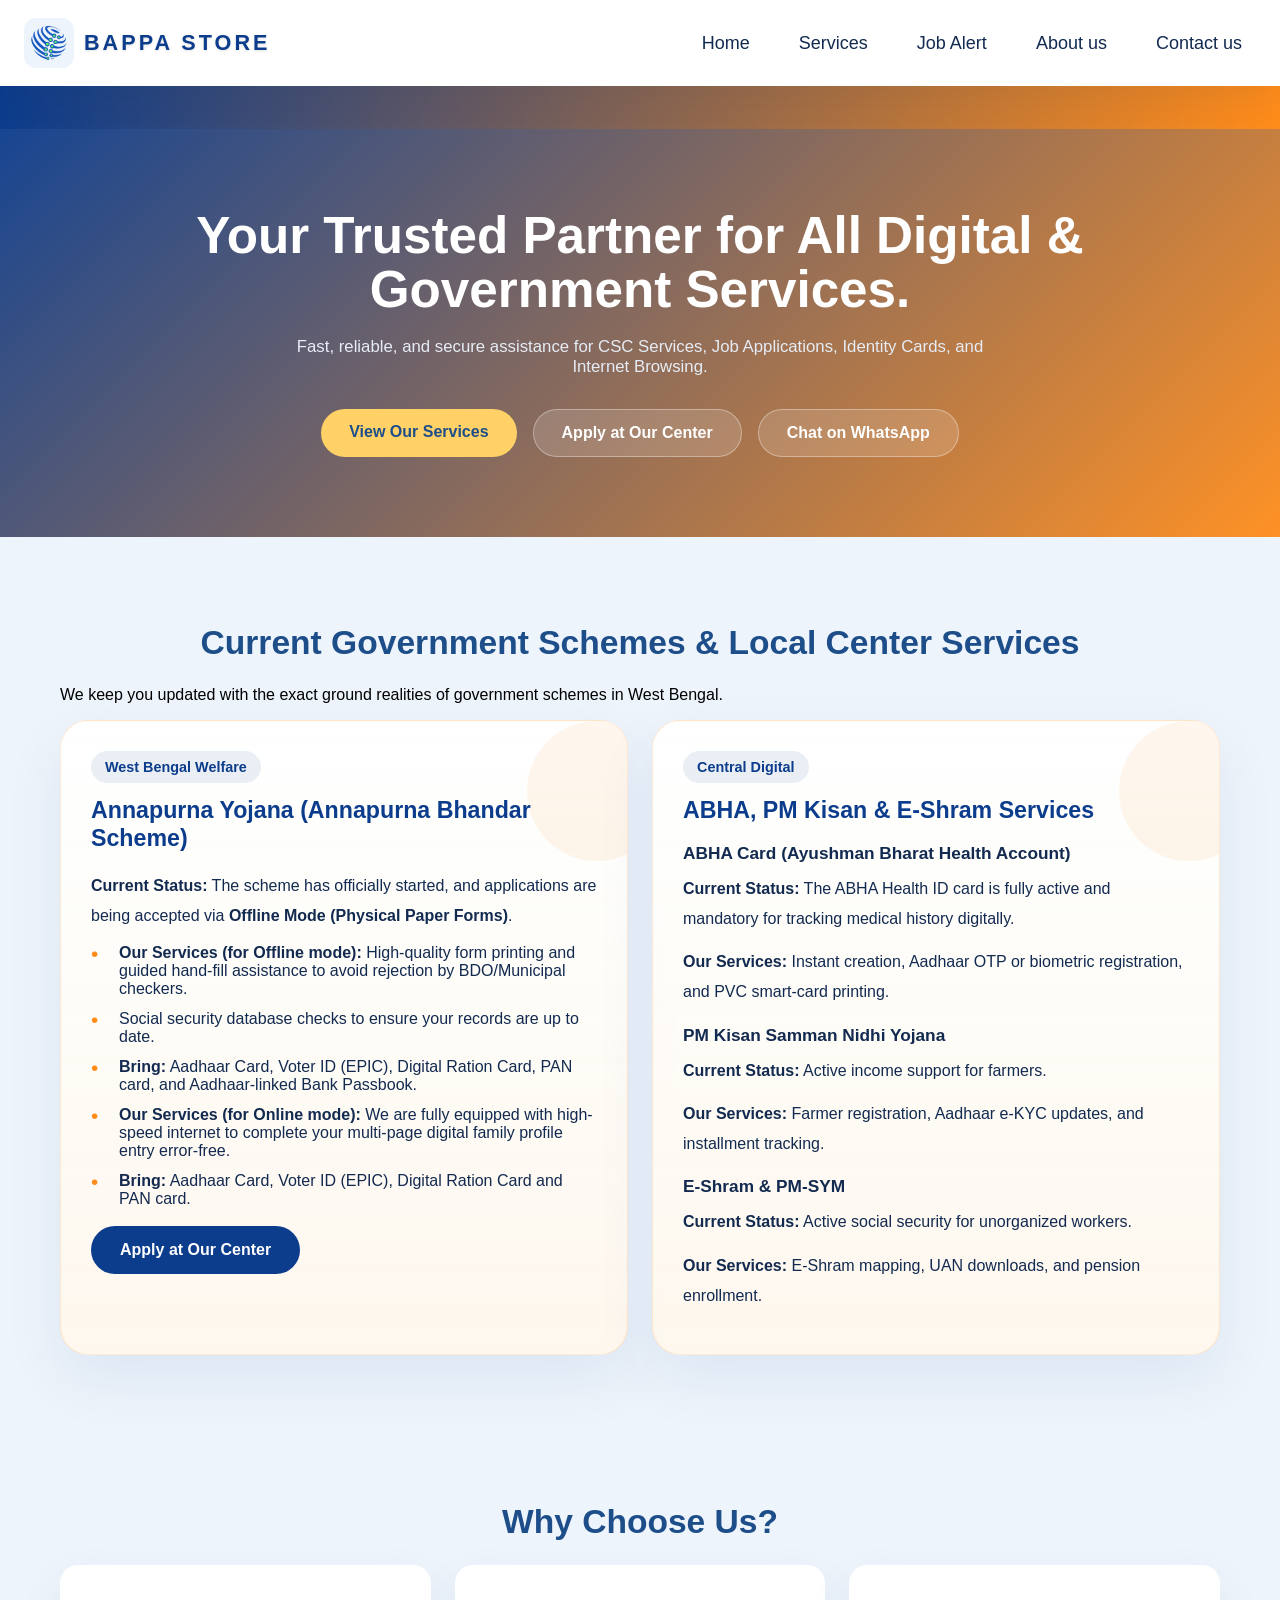
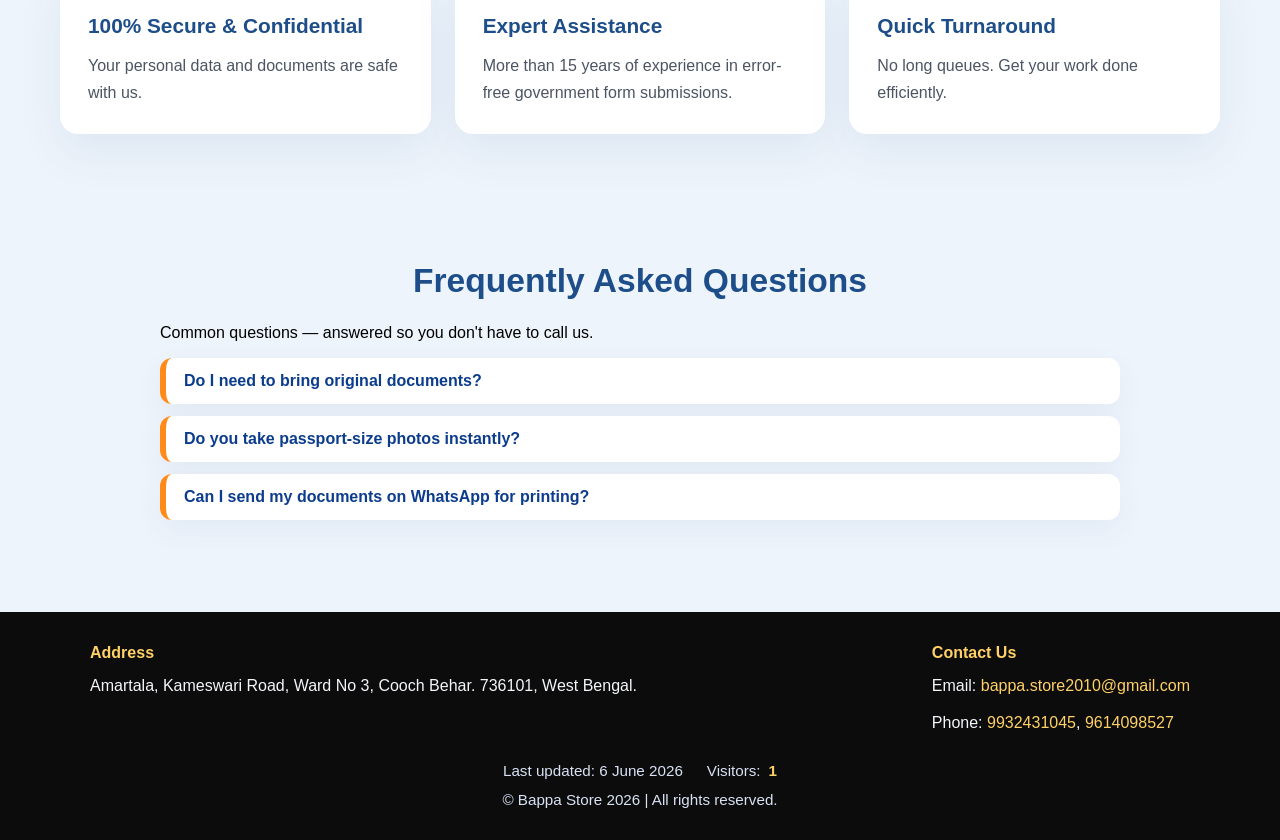
<file: index.html>
<!DOCTYPE html>
<html lang="en">
<head>
    <meta charset="UTF-8">
    <meta name="viewport" content="width=device-width, initial-scale=1.0">
    <title>Bappa Store</title>
    <link rel="stylesheet" href="style.css">
</head>
<body>
    <div class="navbar">
        <div class="logo">
            <img src="logo1.png" alt="Bappa Store logo" class="logo-img">
            <span>BAPPA STORE</span>
        </div>
        <div class="menu">
            <a href="index.html">Home</a>
            <a href="services.html">Services</a>
            <a href="job.html">Job Alert</a>
            <a href="about.html">About us</a>
            <a href="contact.html">Contact us</a>
        </div>
    </div>

    <div class="ticker-banner">
        <p>🔥 ANNAPURNA YOJANA ONLINE APPLICATION IS NOW LIVE!</p>
    </div>

    <section class="hero">
        <div class="hero-content">
            <h1>Your Trusted Partner for All Digital &amp; Government Services.</h1>
            <p>Fast, reliable, and secure assistance for CSC Services, Job Applications, Identity Cards, and Internet Browsing.</p>
            <div class="hero-actions">
                <a href="services.html" class="btn btn-primary">View Our Services</a>
                <a href="contact.html" class="btn btn-secondary">Apply at Our Center</a>
                <a href="https://wa.me/919932431045?text=Hi%20I%20saw%20the%20RRB%20ALP%20job%20alert%20on%20your%20website.%20What%20documents%20do%20I%20need%20to%20bring%20to%20apply%3F" class="btn btn-secondary">Chat on WhatsApp</a>
            </div>
        </div>
    </section>

    <section class="scheme-section">
        <div class="section-header">
            <h2>Current Government Schemes & Local Center Services</h2>
            <p>We keep you updated with the exact ground realities of government schemes in West Bengal.</p>
        </div>

        <div class="scheme-grid">
            <div class="scheme-card">
                <div class="scheme-card-header">
                    <span class="scheme-pill">West Bengal Welfare</span>
                    <h3>Annapurna Yojana (Annapurna Bhandar Scheme)</h3>
                </div>
                <p class="scheme-intro"><strong>Current Status:</strong> The scheme has officially started, and applications are being accepted via <strong>Offline Mode (Physical Paper Forms)</strong>.</p>
                <ul class="scheme-list">
                    <li><strong>Our Services (for Offline mode):</strong> High-quality form printing and guided hand-fill assistance to avoid rejection by BDO/Municipal checkers.</li>
                    <li>Social security database checks to ensure your records are up to date.</li>
                    <li><strong>Bring:</strong> Aadhaar Card, Voter ID (EPIC), Digital Ration Card, PAN card, and Aadhaar-linked Bank Passbook.</li>
                </ul>
                <ul class="scheme-list">
                    <li><strong>Our Services (for Online mode):</strong> We are fully equipped with high-speed internet to complete your multi-page digital family profile entry error-free.</li>
                    <li><strong>Bring:</strong> Aadhaar Card, Voter ID (EPIC), Digital Ration Card and PAN card.</li>
                </ul>
                <div class="scheme-card-actions">
                    <a href="contact.html" class="btn btn-secondary">Apply at Our Center</a>
                </div>
            </div>

            <div class="scheme-card">
                <div class="scheme-card-header">
                    <span class="scheme-pill">Central Digital</span>
                    <h3>ABHA, PM Kisan & E-Shram Services</h3>
                </div>
                <div class="scheme-detail">
                    <h4>ABHA Card (Ayushman Bharat Health Account)</h4>
                    <p><strong>Current Status:</strong> The ABHA Health ID card is fully active and mandatory for tracking medical history digitally.</p>
                    <p><strong>Our Services:</strong> Instant creation, Aadhaar OTP or biometric registration, and PVC smart-card printing.</p>
                </div>
                <div class="scheme-detail">
                    <h4>PM Kisan Samman Nidhi Yojana</h4>
                    <p><strong>Current Status:</strong> Active income support for farmers.</p>
                    <p><strong>Our Services:</strong> Farmer registration, Aadhaar e-KYC updates, and installment tracking.</p>
                </div>
                <div class="scheme-detail">
                    <h4>E-Shram & PM-SYM</h4>
                    <p><strong>Current Status:</strong> Active social security for unorganized workers.</p>
                    <p><strong>Our Services:</strong> E-Shram mapping, UAN downloads, and pension enrollment.</p>
                </div>
            </div>
        </div>
    </section>

    <section class="why-choose-us">
        <div class="section-header">
            <h2>Why Choose Us?</h2>
        </div>
        <div class="choices-grid">
            <div class="choice-card">
                <h3>100% Secure &amp; Confidential</h3>
                <p>Your personal data and documents are safe with us.</p>
            </div>
            <div class="choice-card">
                <h3>Expert Assistance</h3>
                <p>More than 15 years of experience in error-free government form submissions.</p>
            </div>
            <div class="choice-card">
                <h3>Quick Turnaround</h3>
                <p>No long queues. Get your work done efficiently.</p>
            </div>
        </div>
    </section>

    <section class="faq-section">
        <div class="section-header">
            <h2>Frequently Asked Questions</h2>
            <p>Common questions — answered so you don't have to call us.</p>
        </div>

        <div class="faq-list">
            <details>
                <summary>Do I need to bring original documents?</summary>
                <p>Yes, please bring original documents for scanning. We will return them immediately. Don't forget your Aadhaar linked mobile number for OTPs!</p>
            </details>

            <details>
                <summary>Do you take passport-size photos instantly?</summary>
                <p>Yes, we provide instant color passport photos in 5 minutes.</p>
            </details>

            <details>
                <summary>Can I send my documents on WhatsApp for printing?</summary>
                <p>Absolutely! Send your PDFs to <a href="https://wa.me/919932431045" target="_blank" rel="noopener">9932431045</a> and pick them up when ready.</p>
            </details>
        </div>
    </section>

    <footer class="footer">
        <div class="footer-content">
            <div class="footer-item">
                <strong>Address</strong>
                <p>Amartala, Kameswari Road, Ward No 3, Cooch Behar. 736101, West Bengal.</p>
            </div>
            <div class="footer-item">
                <strong>Contact Us</strong>
                <p>Email: <a href="mailto:bappa.store2010@gmail.com">bappa.store2010@gmail.com</a></p>
                <p>Phone: <a href="tel:9932431045">9932431045</a>, <a href="tel:9614098527">9614098527</a></p>
            </div>
        </div>
        <div class="footer-meta">
            <span>Last updated: 6 June 2026</span>
            <span class="visitor-counter">Visitors: <strong id="visitorCount">0</strong></span>
        </div>
        <div class="footer-note">© Bappa Store 2026 | All rights reserved.</div>
    </footer>

    <script>
        const visitorCountEl = document.getElementById('visitorCount');
        if (visitorCountEl) {
            const storageKey = 'bappaStoreVisitorCount';
            const visits = Number(localStorage.getItem(storageKey) || 0) + 1;
            localStorage.setItem(storageKey, visits);
            visitorCountEl.textContent = visits.toLocaleString('en-IN');
        }
    </script>
</body>
</html>
</file>
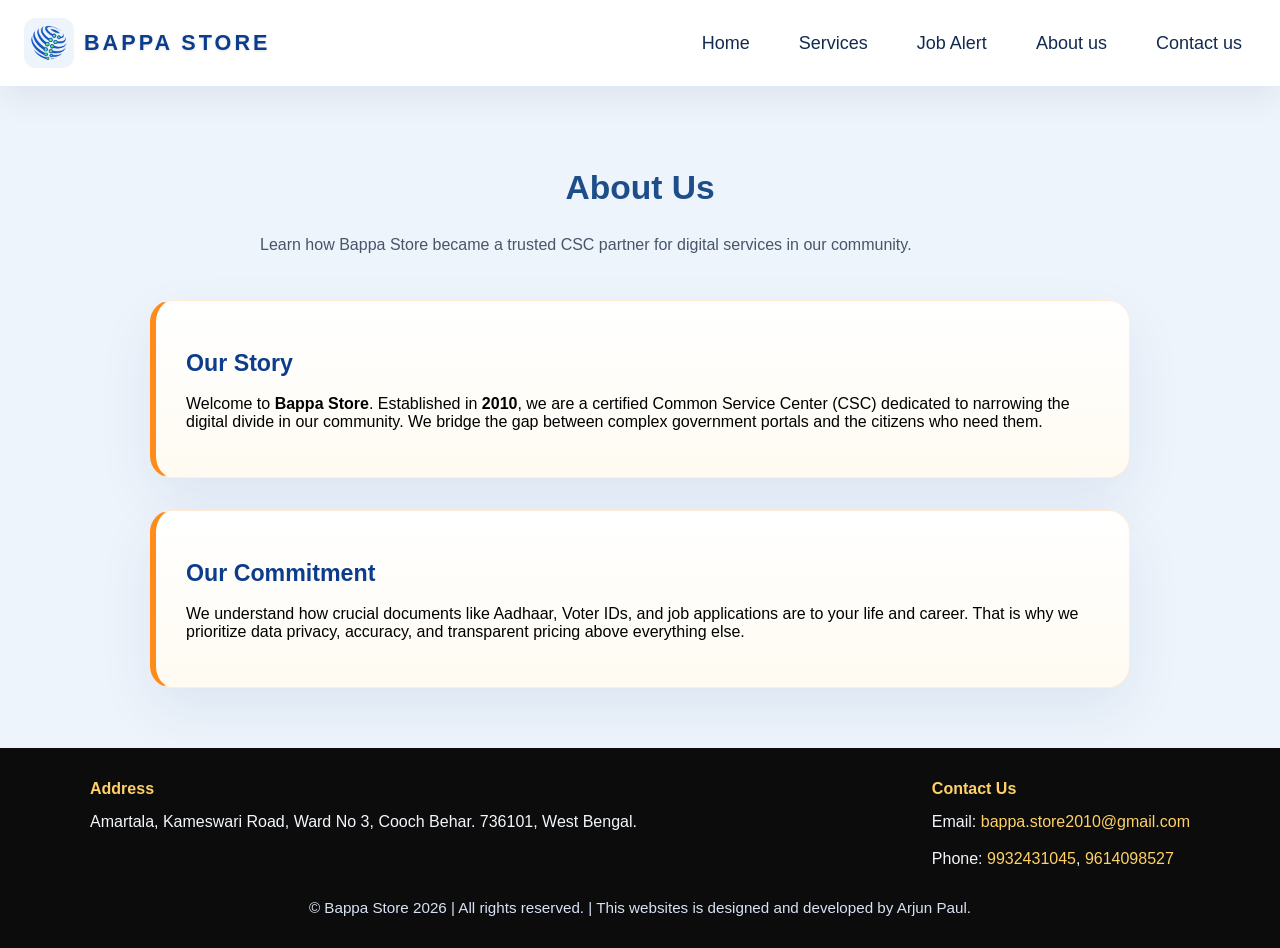
<file: about.html>
<!DOCTYPE html>
<html lang="en">
<head>
    <meta charset="UTF-8">
    <meta name="viewport" content="width=device-width, initial-scale=1.0">
    <title>About Us - Bappa Store</title>
    <link rel="stylesheet" href="style.css">
</head>
<body>
    <div class="navbar">
        <div class="logo">
            <img src="logo1.png" alt="Bappa Store logo" class="logo-img">
            <span>BAPPA STORE</span>
        </div>
        <div class="menu">
            <a href="index.html">Home</a>
            <a href="services.html">Services</a>
            <a href="job.html">Job Alert</a>
            <a href="about.html">About us</a>
            <a href="contact.html">Contact us</a>
        </div>
    </div>

    <main class="services-section">
        <div class="section-header">
            <h1>About Us</h1>
            <p>Learn how Bappa Store became a trusted CSC partner for digital services in our community.</p>
        </div>

        <div class="service-card" style="margin: 0 auto; max-width: 980px;">
            <h2>Our Story</h2>
            <p>Welcome to <strong>Bappa Store</strong>. Established in <strong>2010</strong>, we are a certified Common Service Center (CSC) dedicated to narrowing the digital divide in our community. We bridge the gap between complex government portals and the citizens who need them.</p>
        </div>

        <div class="service-card" style="margin: 32px auto 0; max-width: 980px;">
            <h2>Our Commitment</h2>
            <p>We understand how crucial documents like Aadhaar, Voter IDs, and job applications are to your life and career. That is why we prioritize data privacy, accuracy, and transparent pricing above everything else.</p>
        </div>
    </main>

    <footer class="footer">
        <div class="footer-content">
            <div class="footer-item">
                <strong>Address</strong>
                <p>Amartala, Kameswari Road, Ward No 3, Cooch Behar. 736101, West Bengal.</p>
            </div>
            <div class="footer-item">
                <strong>Contact Us</strong>
                <p>Email: <a href="mailto:bappa.store2010@gmail.com">bappa.store2010@gmail.com</a></p>
                <p>Phone: <a href="tel:9932431045">9932431045</a>, <a href="tel:9614098527">9614098527</a></p>
            </div>
        </div>
        <div class="footer-note">© Bappa Store 2026 | All rights reserved. | This websites is designed and developed by Arjun Paul.</div>
    </footer>
</body>
</html>
</file>
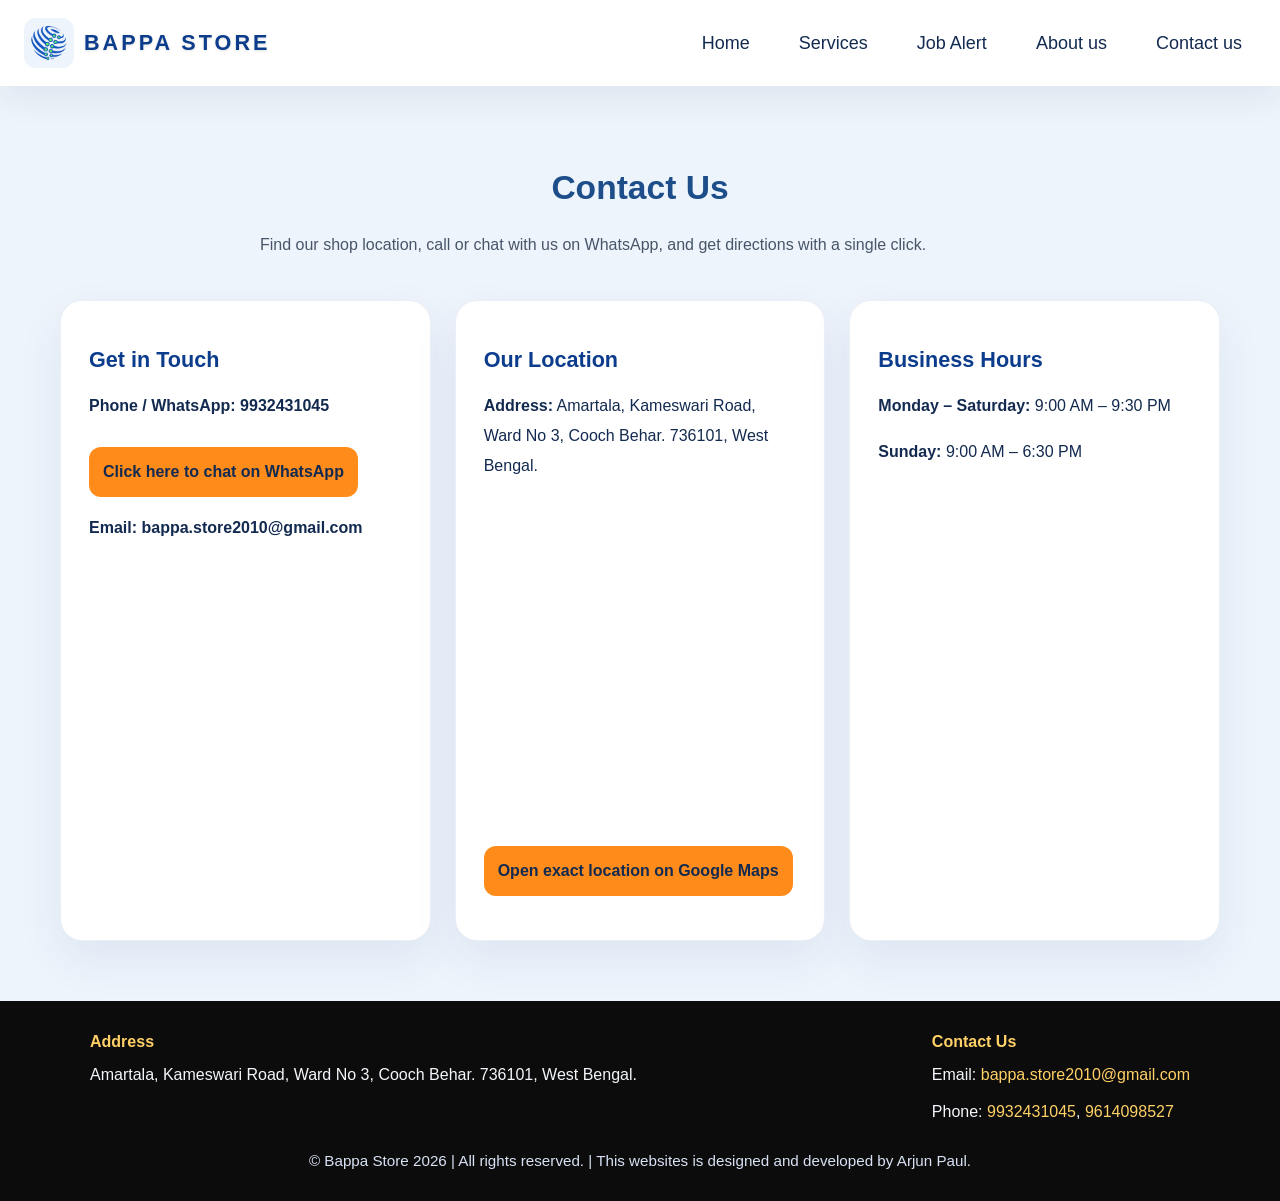
<file: contact.html>
<!DOCTYPE html>
<html lang="en">
<head>
    <meta charset="UTF-8">
    <meta name="viewport" content="width=device-width, initial-scale=1.0">
    <title>Contact Us - Bappa Store</title>
    <link rel="stylesheet" href="style.css">
</head>
<body>
    <div class="navbar">
        <div class="logo">
            <img src="logo1.png" alt="Bappa Store logo" class="logo-img">
            <span>BAPPA STORE</span>
        </div>
        <div class="menu">
            <a href="index.html">Home</a>
            <a href="services.html">Services</a>
            <a href="job.html">Job Alert</a>
            <a href="about.html">About us</a>
            <a href="contact.html">Contact us</a>
        </div>
    </div>

    <main class="services-section">
        <div class="section-header">
            <h1>Contact Us</h1>
            <p>Find our shop location, call or chat with us on WhatsApp, and get directions with a single click.</p>
        </div>

        <div class="contact-grid">
            <section class="contact-card">
                <h2>Get in Touch</h2>
                <p><strong>Phone / WhatsApp:</strong> <a href="https://wa.me/919932431045" target="_blank" rel="noopener">9932431045</a></p>
                <p><a href="https://wa.me/919932431045" target="_blank" rel="noopener" class="whatsapp-link">Click here to chat on WhatsApp</a></p>
                <p><strong>Email:</strong> <a href="mailto:bappa.store2010@gmail.com">bappa.store2010@gmail.com</a></p>
            </section>

            <section class="contact-card">
                <h2>Our Location</h2>
                <p><strong>Address:</strong> Amartala, Kameswari Road, Ward No 3, Cooch Behar. 736101, West Bengal.</p>
                <div class="map-wrapper">
                    <iframe
                        src="https://www.google.com/maps/embed?pb=!1m18!1m12!1m3!1d223.49103000418742!2d89.45172663778065!3d26.33114642872324!2m3!1f0!2f0!3f0!3m2!1i1024!2i768!4f13.1!3m3!1m2!1s0x39e2ff1905071e05%3A0x1942d05d31264592!2sBappa%20stores!5e0!3m2!1sen!2sus!4v1780384094583!5m2!1sen!2sus"
                        width="100%"
                        height="320"
                        style="border:0; border-radius: 18px;"
                        allowfullscreen=""
                        loading="lazy"
                        referrerpolicy="no-referrer-when-downgrade">
                    </iframe>
                </div>
                <p style="margin-top: 14px;"><a href="https://maps.app.goo.gl/a91DnopqRBFRANER6" target="_blank" rel="noopener" class="whatsapp-link">Open exact location on Google Maps</a></p>
            </section>

            <section class="contact-card hours-card">
                <h2>Business Hours</h2>
                <p><strong>Monday – Saturday:</strong> 9:00 AM – 9:30 PM</p>
                <p><strong>Sunday:</strong> 9:00 AM – 6:30 PM</p>
            </section>
        </div>
    </main>

    <footer class="footer">
        <div class="footer-content">
            <div class="footer-item">
                <strong>Address</strong>
                <p>Amartala, Kameswari Road, Ward No 3, Cooch Behar. 736101, West Bengal.</p>
            </div>
            <div class="footer-item">
                <strong>Contact Us</strong>
                <p>Email: <a href="mailto:bappa.store2010@gmail.com">bappa.store2010@gmail.com</a></p>
                <p>Phone: <a href="tel:9932431045">9932431045</a>, <a href="tel:9614098527">9614098527</a></p>
            </div>
        </div>
        <div class="footer-note">© Bappa Store 2026 | All rights reserved. | This websites is designed and developed by Arjun Paul.</div>
    </footer>
</body>
</html>
</file>
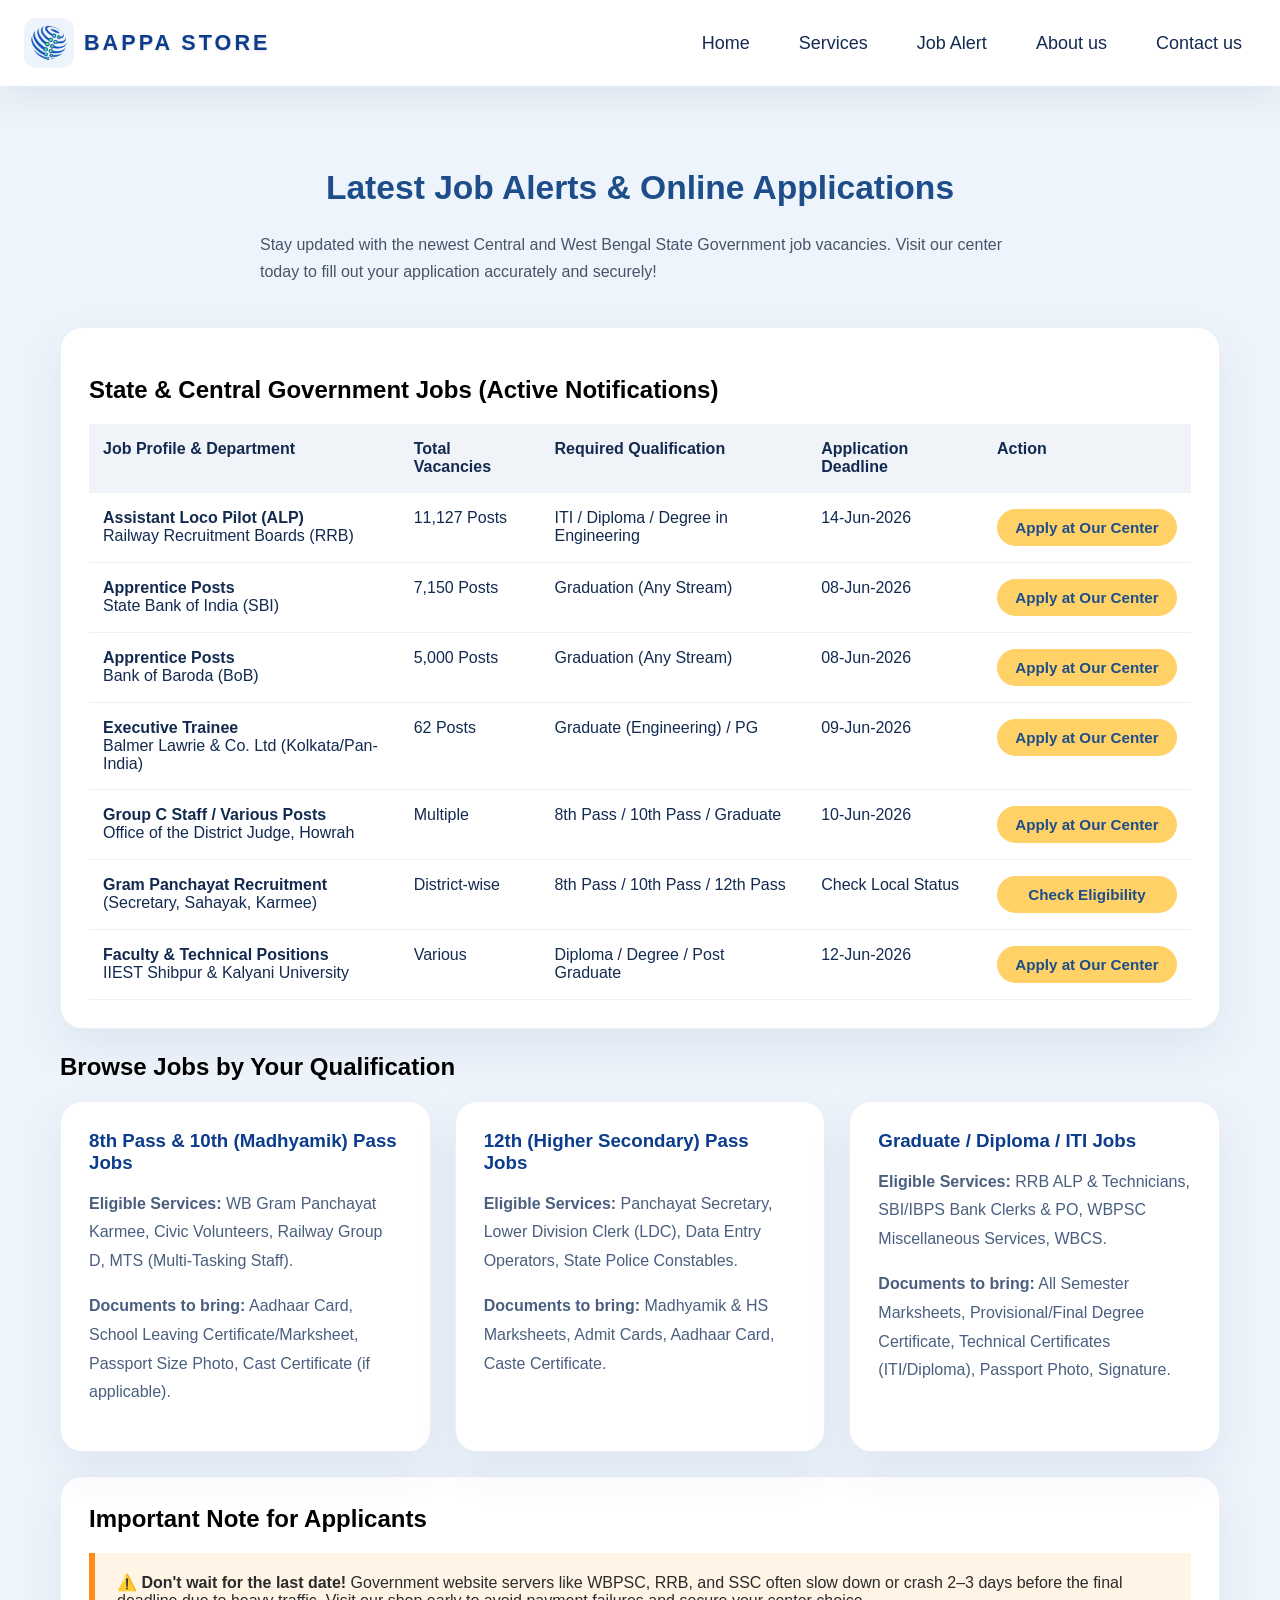
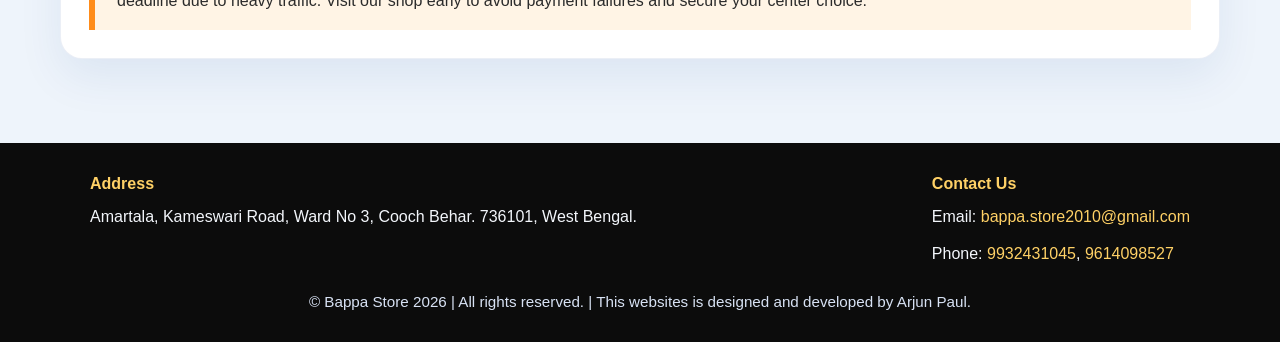
<file: job.html>
<!DOCTYPE html>
<html lang="en">
<head>
    <meta charset="UTF-8">
    <meta name="viewport" content="width=device-width, initial-scale=1.0">
    <title>Job Alerts - Bappa Store</title>
    <link rel="stylesheet" href="style.css">
</head>
<body>
    <div class="navbar">
        <div class="logo">
            <img src="logo1.png" alt="Bappa Store logo" class="logo-img">
            <span>BAPPA STORE</span>
        </div>
        <div class="menu">
            <a href="index.html">Home</a>
            <a href="services.html">Services</a>
            <a href="job.html">Job Alert</a>
            <a href="about.html">About us</a>
            <a href="contact.html">Contact us</a>
        </div>
    </div>

    <main class="services-section">
        <div class="section-header">
            <h1>Latest Job Alerts & Online Applications</h1>
            <p>Stay updated with the newest Central and West Bengal State Government job vacancies. Visit our center today to fill out your application accurately and securely!</p>
        </div>

        <section class="job-card">
            <h2>State & Central Government Jobs (Active Notifications)</h2>
            <div class="job-table-wrapper">
                <table class="job-table">
                    <thead>
                        <tr>
                            <th>Job Profile & Department</th>
                            <th>Total Vacancies</th>
                            <th>Required Qualification</th>
                            <th>Application Deadline</th>
                            <th>Action</th>
                        </tr>
                    </thead>
                    <tbody>
                        <tr>
                            <td><strong>Assistant Loco Pilot (ALP)</strong><br>Railway Recruitment Boards (RRB)</td>
                            <td>11,127 Posts</td>
                            <td>ITI / Diploma / Degree in Engineering</td>
                            <td>14-Jun-2026</td>
                            <td><a href="https://wa.me/919932431045?text=Hi%2C%20I%20saw%20the%20RRB%20ALP%20job%20alert%20on%20your%20website.%20What%20documents%20do%20I%20need%20to%20bring%20to%20apply%3F" target="_blank" rel="noopener" class="btn btn-primary job-action-btn">Apply at Our Center</a></td>
                        </tr>
                        <tr>
                            <td><strong>Apprentice Posts</strong><br>State Bank of India (SBI)</td>
                            <td>7,150 Posts</td>
                            <td>Graduation (Any Stream)</td>
                            <td>08-Jun-2026</td>
                            <td><a href="https://wa.me/919932431045?text=Hi%2C%20I%20saw%20the%20SBI%20Apprentice%20job%20alert%20on%20your%20website.%20What%20documents%20do%20I%20need%20to%20bring%20to%20apply%3F" target="_blank" rel="noopener" class="btn btn-primary job-action-btn">Apply at Our Center</a></td>
                        </tr>
                        <tr>
                            <td><strong>Apprentice Posts</strong><br>Bank of Baroda (BoB)</td>
                            <td>5,000 Posts</td>
                            <td>Graduation (Any Stream)</td>
                            <td>08-Jun-2026</td>
                            <td><a href="https://wa.me/919932431045?text=Hi%2C%20I%20saw%20the%20Bank%20of%20Baroda%20Apprentice%20job%20alert%20on%20your%20website.%20What%20documents%20do%20I%20need%20to%20bring%20to%20apply%3F" target="_blank" rel="noopener" class="btn btn-primary job-action-btn">Apply at Our Center</a></td>
                        </tr>
                        <tr>
                            <td><strong>Executive Trainee</strong><br>Balmer Lawrie & Co. Ltd (Kolkata/Pan-India)</td>
                            <td>62 Posts</td>
                            <td>Graduate (Engineering) / PG</td>
                            <td>09-Jun-2026</td>
                            <td><a href="https://wa.me/919932431045?text=Hi%2C%20I%20saw%20the%20Balmer%20Lawrie%20Executive%20Trainee%20job%20alert%20on%20your%20website.%20What%20documents%20do%20I%20need%20to%20bring%20to%20apply%3F" target="_blank" rel="noopener" class="btn btn-primary job-action-btn">Apply at Our Center</a></td>
                        </tr>
                        <tr>
                            <td><strong>Group C Staff / Various Posts</strong><br>Office of the District Judge, Howrah</td>
                            <td>Multiple</td>
                            <td>8th Pass / 10th Pass / Graduate</td>
                            <td>10-Jun-2026</td>
                            <td><a href="https://wa.me/919932431045?text=Hi%2C%20I%20saw%20the%20Howrah%20Group%20C%20Staff%20job%20alert%20on%20your%20website.%20What%20documents%20do%20I%20need%20to%20bring%20to%20apply%3F" target="_blank" rel="noopener" class="btn btn-primary job-action-btn">Apply at Our Center</a></td>
                        </tr>
                        <tr>
                            <td><strong>Gram Panchayat Recruitment</strong><br>(Secretary, Sahayak, Karmee)</td>
                            <td>District-wise</td>
                            <td>8th Pass / 10th Pass / 12th Pass</td>
                            <td>Check Local Status</td>
                            <td><a href="https://wa.me/919932431045?text=Hi%2C%20I%20saw%20the%20Gram%20Panchayat%20Recruitment%20job%20alert%20on%20your%20website.%20Can%20you%20help%20me%20check%20my%20eligibility%3F" target="_blank" rel="noopener" class="btn btn-primary job-action-btn">Check Eligibility</a></td>
                        </tr>
                        <tr>
                            <td><strong>Faculty & Technical Positions</strong><br>IIEST Shibpur & Kalyani University</td>
                            <td>Various</td>
                            <td>Diploma / Degree / Post Graduate</td>
                            <td>12-Jun-2026</td>
                            <td><a href="https://wa.me/919932431045?text=Hi%2C%20I%20saw%20the%20IIEST%20Shibpur%20%26%20Kalyani%20University%20job%20alert%20on%20your%20website.%20What%20documents%20do%20I%20need%20to%20bring%20to%20apply%3F" target="_blank" rel="noopener" class="btn btn-primary job-action-btn">Apply at Our Center</a></td>
                        </tr>
                    </tbody>
                </table>
            </div>
        </section>

        <section class="qualification-section">
            <h2>Browse Jobs by Your Qualification</h2>
            <div class="qualification-grid">
                <article class="qualification-card">
                    <h3>8th Pass & 10th (Madhyamik) Pass Jobs</h3>
                    <p><strong>Eligible Services:</strong> WB Gram Panchayat Karmee, Civic Volunteers, Railway Group D, MTS (Multi-Tasking Staff).</p>
                    <p><strong>Documents to bring:</strong> Aadhaar Card, School Leaving Certificate/Marksheet, Passport Size Photo, Cast Certificate (if applicable).</p>
                </article>
                <article class="qualification-card">
                    <h3>12th (Higher Secondary) Pass Jobs</h3>
                    <p><strong>Eligible Services:</strong> Panchayat Secretary, Lower Division Clerk (LDC), Data Entry Operators, State Police Constables.</p>
                    <p><strong>Documents to bring:</strong> Madhyamik & HS Marksheets, Admit Cards, Aadhaar Card, Caste Certificate.</p>
                </article>
                <article class="qualification-card">
                    <h3>Graduate / Diploma / ITI Jobs</h3>
                    <p><strong>Eligible Services:</strong> RRB ALP & Technicians, SBI/IBPS Bank Clerks & PO, WBPSC Miscellaneous Services, WBCS.</p>
                    <p><strong>Documents to bring:</strong> All Semester Marksheets, Provisional/Final Degree Certificate, Technical Certificates (ITI/Diploma), Passport Photo, Signature.</p>
                </article>
            </div>
        </section>

        <section class="important-note">
            <h2>Important Note for Applicants</h2>
            <blockquote>
                ⚠️ <strong>Don't wait for the last date!</strong> Government website servers like WBPSC, RRB, and SSC often slow down or crash 2–3 days before the final deadline due to heavy traffic. Visit our shop early to avoid payment failures and secure your center choice.
            </blockquote>
        </section>

       
    </main>

    <footer class="footer">
        <div class="footer-content">
            <div class="footer-item">
                <strong>Address</strong>
                <p>Amartala, Kameswari Road, Ward No 3, Cooch Behar. 736101, West Bengal.</p>
            </div>
            <div class="footer-item">
                <strong>Contact Us</strong>
                <p>Email: <a href="mailto:bappa.store2010@gmail.com">bappa.store2010@gmail.com</a></p>
                <p>Phone: <a href="tel:9932431045">9932431045</a>, <a href="tel:9614098527">9614098527</a></p>
            </div>
        </div>
        <div class="footer-note">© Bappa Store 2026 | All rights reserved. | This websites is designed and developed by Arjun Paul.</div>
    </footer>
</body>
</html>
</file>
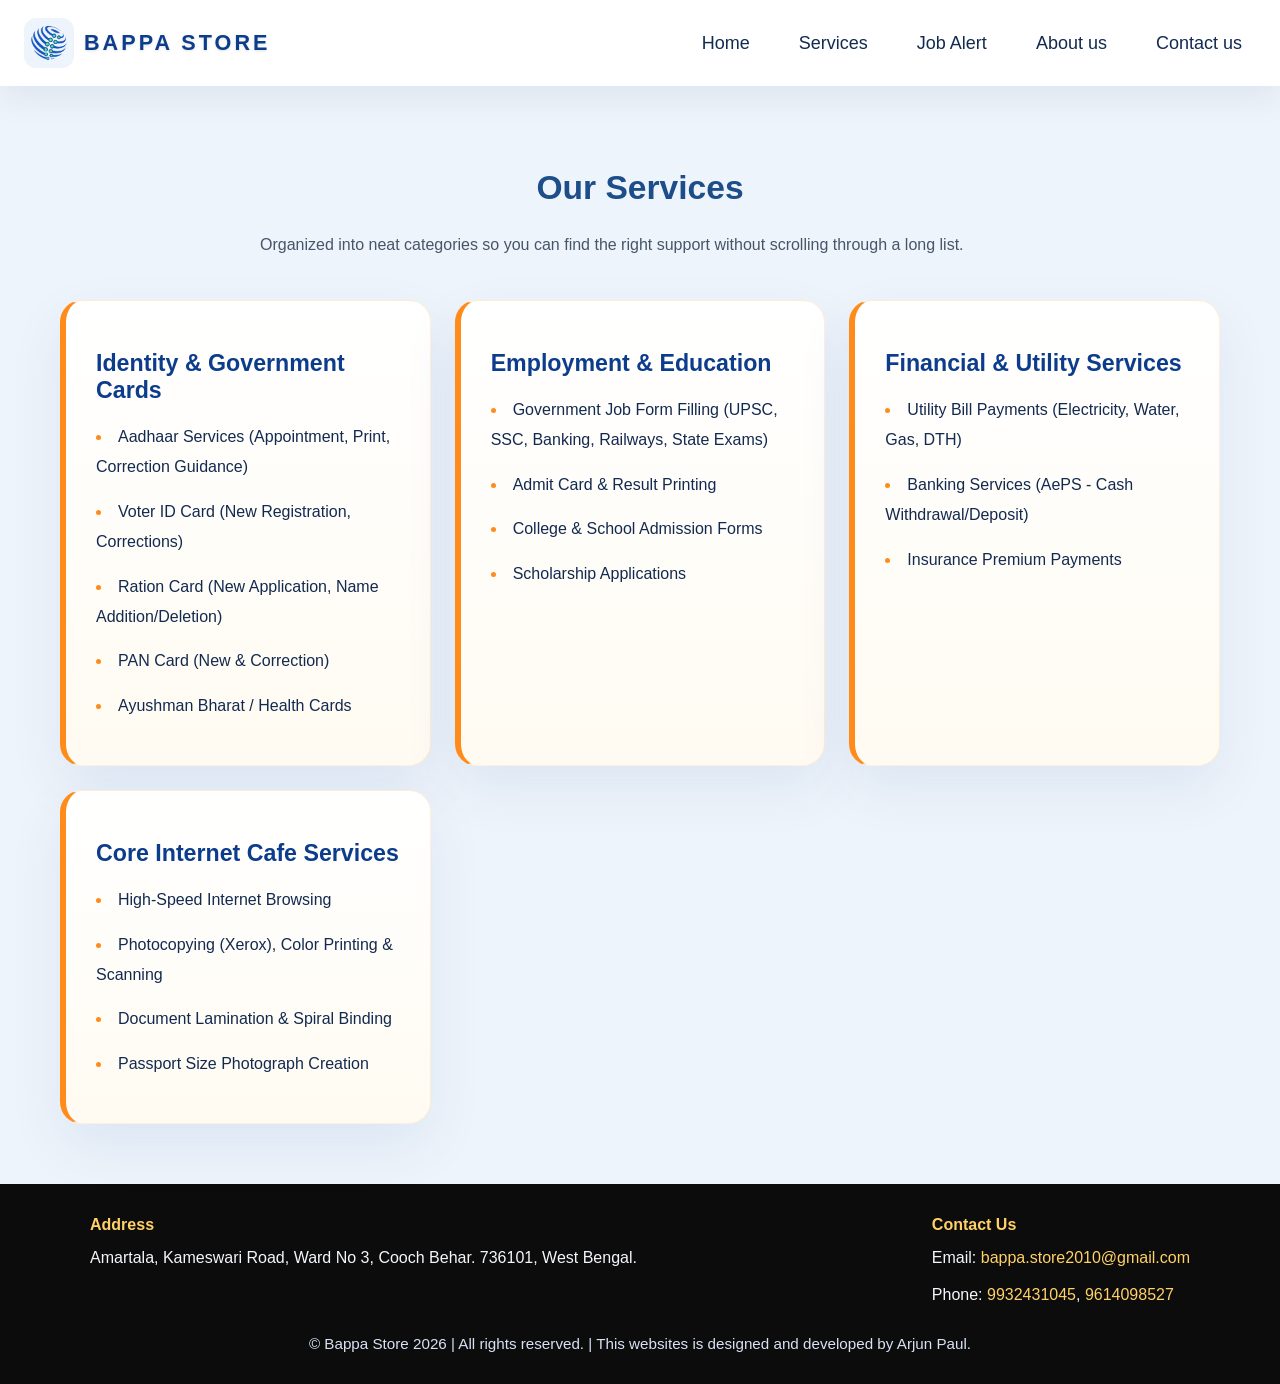
<file: services.html>
<!DOCTYPE html>
<html lang="en">
<head>
    <meta charset="UTF-8">
    <meta name="viewport" content="width=device-width, initial-scale=1.0">
    <title>Services - Bappa Store</title>
    <link rel="stylesheet" href="style.css">
</head>
<body>
    <div class="navbar">
        <div class="logo">
            <img src="logo1.png" alt="Bappa Store logo" class="logo-img">
            <span>BAPPA STORE</span>
        </div>
        <div class="menu">
            <a href="index.html">Home</a>
            <a href="services.html">Services</a>
            <a href="job.html">Job Alert</a>
            <a href="about.html">About us</a>
            <a href="contact.html">Contact us</a>
        </div>
    </div>

    <main class="services-section">
        <div class="section-header">
            <h1>Our Services</h1>
            <p>Organized into neat categories so you can find the right support without scrolling through a long list.</p>
        </div>

        <div class="services-grid">
            <article class="service-card">
                <h2>Identity & Government Cards</h2>
                <ul>
                    <li>Aadhaar Services (Appointment, Print, Correction Guidance)</li>
                    <li>Voter ID Card (New Registration, Corrections)</li>
                    <li>Ration Card (New Application, Name Addition/Deletion)</li>
                    <li>PAN Card (New & Correction)</li>
                    <li>Ayushman Bharat / Health Cards</li>
                </ul>
            </article>
            <article class="service-card">
                <h2>Employment & Education</h2>
                <ul>
                    <li>Government Job Form Filling (UPSC, SSC, Banking, Railways, State Exams)</li>
                    <li>Admit Card & Result Printing</li>
                    <li>College & School Admission Forms</li>
                    <li>Scholarship Applications</li>
                </ul>
            </article>
            <article class="service-card">
                <h2>Financial & Utility Services</h2>
                <ul>
                    <li>Utility Bill Payments (Electricity, Water, Gas, DTH)</li>
                    <li>Banking Services (AePS - Cash Withdrawal/Deposit)</li>
                    <li>Insurance Premium Payments</li>
                </ul>
            </article>
            <article class="service-card">
                <h2>Core Internet Cafe Services</h2>
                <ul>
                    <li>High-Speed Internet Browsing</li>
                    <li>Photocopying (Xerox), Color Printing & Scanning</li>
                    <li>Document Lamination & Spiral Binding</li>
                    <li>Passport Size Photograph Creation</li>
                </ul>
            </article>
        </div>
    </main>

    <footer class="footer">
        <div class="footer-content">
            <div class="footer-item">
                <strong>Address</strong>
                <p>Amartala, Kameswari Road, Ward No 3, Cooch Behar. 736101, West Bengal.</p>
            </div>
            <div class="footer-item">
                <strong>Contact Us</strong>
                <p>Email: <a href="mailto:bappa.store2010@gmail.com">bappa.store2010@gmail.com</a></p>
                <p>Phone: <a href="tel:9932431045">9932431045</a>, <a href="tel:9614098527">9614098527</a></p>
            </div>
        </div>
        <div class="footer-note">© Bappa Store 2026 | All rights reserved. | This websites is designed and developed by Arjun Paul.</div>
    </footer>

</body>
</html>
</file>
<file: style.css>
:root {
    --wb-blue: #0c3c8c;
    --wb-saffron: #ff8c1a;
    --wb-white: #ffffff;
    --wb-light: #eef4fb;
    --wb-dark: #132a50;
    --wb-muted: #4a5f7f;
}

*,
*::before,
*::after {
    box-sizing: border-box;
}

body {
    background: var(--wb-light);
    font-family: Arial, Helvetica, sans-serif;
    margin: 0;
}

.navbar {
    background: var(--wb-white);
    color: var(--wb-dark);
    padding: 18px 24px;
    display: flex;
    justify-content: space-between;
    align-items: center;
    font-size: large;
    box-shadow: 0 10px 35px rgba(19, 42, 80, 0.08);
    position: sticky;
    top: 0;
    z-index: 10;
}

.ticker-banner {
    background: linear-gradient(90deg, #0c3c8c, #ff8c1a);
    color: white;
    overflow: hidden;
    white-space: nowrap;
    padding: 12px 0;
    position: relative;
}

.ticker-banner p {
    display: inline-block;
    padding-left: 100%;
    animation: ticker-slide 18s linear infinite;
    font-weight: 700;
    letter-spacing: 0.02em;
    margin: 0;
}

@keyframes ticker-slide {
    0% { transform: translateX(0); }
    100% { transform: translateX(-100%); }
}

.menu a {
    color: var(--wb-dark);
    text-decoration: none;
    margin-left: 16px;
    padding: 10px 14px;
    border-radius: 12px;
    transition: background-color 0.2s ease, color 0.2s ease;
}

.menu a:hover {
    color: var(--wb-saffron);
    background: rgba(255, 140, 26, 0.12);
}

.logo {
    display: flex;
    align-items: center;
    gap: 10px;
}

.logo span {
    font-size: 1.35rem;
    font-weight: 800;
    text-transform: uppercase;
    letter-spacing: 0.14em;
    color: var(--wb-blue);
    text-shadow: 0 1px 3px rgba(0, 0, 0, 0.12);
}

.logo-img {
    width: 50px;
    height: auto;
    border-radius: 12px;
    background: var(--wb-light);
    padding: 4px;
}

.hero {
    padding: 80px 20px;
    background: linear-gradient(135deg, rgba(12, 60, 140, 0.95), rgba(255, 140, 26, 0.95));
    color: white;
    text-align: center;
}

.hero-content {
    max-width: 900px;
    margin: 0 auto;
}

.hero h1 {
    font-size: clamp(2.4rem, 4vw, 3.8rem);
    margin: 0 0 20px;
    line-height: 1.05;
}

.hero p {
    font-size: 1.05rem;
    margin: 0 0 32px;
    max-width: 720px;
    margin-left: auto;
    margin-right: auto;
    color: #e6ecf5;
}

.hero-actions {
    display: flex;
    justify-content: center;
    flex-wrap: wrap;
    gap: 16px;
}

.btn {
    display: inline-block;
    padding: 14px 28px;
    border-radius: 999px;
    text-decoration: none;
    font-weight: 700;
    transition: transform 0.2s ease, background-color 0.2s ease, box-shadow 0.2s ease;
}

.btn:hover {
    transform: translateY(-2px);
}

.btn-primary {
    background: #ffd166;
    color: #1d4e89;
}

.btn-secondary {
    background: rgba(255, 255, 255, 0.15);
    color: white;
    border: 1px solid rgba(255, 255, 255, 0.35);
}

.scheme-card .btn-secondary {
    background: var(--wb-blue);
    color: var(--wb-white);
    border-color: transparent;
}

.scheme-card .btn-secondary:hover {
    background: #093069;
    color: var(--wb-white);
}

.btn-secondary:hover {
    background: rgba(255, 255, 255, 0.22);
}

.why-choose-us {
    padding: 60px 20px;
    max-width: 1200px;
    margin: 0 auto;
}

.section-header h2,
.section-header h1 {
    text-align: center;
    font-size: 2.1rem;
    margin-bottom: 24px;
    color: #1d4e89;
}

.services-section {
    padding: 60px 20px;
    max-width: 1200px;
    margin: 0 auto;
}

.services-section .section-header p {
    max-width: 760px;
    margin: 0 auto 42px;
    color: #475569;
    font-size: 1rem;
    line-height: 1.7;
}

.scheme-section {
    padding: 60px 20px;
    max-width: 1200px;
    margin: 0 auto;
}

.scheme-grid {
    display: grid;
    grid-template-columns: repeat(2, minmax(0, 1fr));
    gap: 24px;
}

.scheme-card {
    background: linear-gradient(180deg, rgba(255, 255, 255, 0.95) 0%, rgba(255, 248, 236, 0.9) 100%);
    border: 1px solid rgba(255, 140, 26, 0.18);
    border-radius: 28px;
    padding: 30px;
    box-shadow: 0 24px 60px rgba(12, 60, 140, 0.08);
    position: relative;
    overflow: hidden;
}

.scheme-card::before {
    content: "";
    position: absolute;
    top: 0;
    right: -40px;
    width: 140px;
    height: 140px;
    background: rgba(255, 140, 26, 0.08);
    border-radius: 50%;
}

.scheme-card-header {
    position: relative;
    z-index: 1;
    margin-bottom: 18px;
}

.scheme-pill {
    display: inline-block;
    background: rgba(12, 60, 140, 0.08);
    color: var(--wb-blue);
    padding: 8px 14px;
    border-radius: 999px;
    font-size: 0.9rem;
    font-weight: 700;
    margin-bottom: 14px;
}

.scheme-card-actions {
    margin-top: 18px;
}

.scheme-card-header .btn {
    padding: 10px 20px;
    font-size: 0.95rem;
}

.scheme-card h3 {
    color: var(--wb-blue);
    margin: 0;
    font-size: 1.45rem;
    line-height: 1.2;
}

.scheme-intro,
.scheme-detail p {
    color: var(--wb-dark);
    line-height: 1.85;
    margin: 0 0 14px;
}

.scheme-list {
    list-style: none;
    padding: 0;
    margin: 0;
}

.scheme-list li {
    position: relative;
    padding-left: 28px;
    margin-bottom: 12px;
    color: var(--wb-dark);
}

.scheme-list li::before {
    content: "•";
    position: absolute;
    left: 0;
    top: 0;
    color: var(--wb-saffron);
    font-size: 1.3rem;
    line-height: 1;
}

.scheme-card h4 {
    color: var(--wb-dark);
    margin: 18px 0 10px;
    font-size: 1.08rem;
}

@media (max-width: 900px) {
    .scheme-grid {
        grid-template-columns: 1fr;
    }
}

.contact-grid {
    display: grid;
    grid-template-columns: repeat(3, minmax(0, 1fr));
    gap: 24px;
}

.contact-card {
    background: white;
    border-radius: 22px;
    padding: 28px;
    box-shadow: 0 18px 45px rgba(12, 60, 140, 0.08);
    border: 1px solid rgba(12, 60, 140, 0.08);
    min-width: 0;
}

.job-card,
.job-advice-card,
.qualification-card,
.important-note {
    min-width: 0;
    background: white;
    border-radius: 22px;
    padding: 28px;
    box-shadow: 0 18px 45px rgba(12, 60, 140, 0.08);
    border: 1px solid rgba(12, 60, 140, 0.08);
    margin-bottom: 24px;
}

.job-table-wrapper {
    overflow-x: auto;
    margin-top: 18px;
}

.job-table {
    width: 100%;
    border-collapse: collapse;
    min-width: 850px;
}

.job-table th,
.job-table td {
    padding: 16px 14px;
    border-bottom: 1px solid rgba(12, 60, 140, 0.08);
    text-align: left;
    vertical-align: top;
    color: var(--wb-dark);
}

.job-table th {
    background: rgba(12, 60, 140, 0.06);
    color: var(--wb-dark);
    font-weight: 700;
}

.job-table tbody tr:hover {
    background: rgba(12, 60, 140, 0.04);
}

.job-action-btn {
    display: inline-flex;
    align-items: center;
    justify-content: center;
    min-width: 180px;
    padding: 10px 16px;
    border-radius: 999px;
    font-size: 0.95rem;
}

.qualification-section {
    margin-top: 24px;
}

.qualification-grid {
    display: grid;
    grid-template-columns: repeat(3, minmax(0, 1fr));
    gap: 24px;
}

.qualification-card h3 {
    margin-top: 0;
    margin-bottom: 14px;
    color: var(--wb-blue);
}

.qualification-card p {
    color: var(--wb-muted);
    line-height: 1.8;
}

.important-note h2,
.job-advice-card h2 {
    margin-top: 0;
}

.important-note blockquote {
    background: #fff4e5;
    border-left: 6px solid var(--wb-saffron);
    padding: 20px 22px;
    margin: 0;
    color: #2b2b2b;
}

.job-advice-card ol {
    margin: 0;
    padding-left: 20px;
}

.job-advice-card li {
    margin-bottom: 14px;
    color: var(--wb-muted);
    line-height: 1.8;
}

.job-advice-card a {
    color: var(--wb-blue);
}

@media (max-width: 900px) {
    .qualification-grid {
        grid-template-columns: 1fr;
    }
}

@media (max-width: 780px) {
    .job-table th,
    .job-table td {
        padding: 12px 10px;
    }
}

.contact-card h2 {
    font-size: 1.35rem;
    margin-bottom: 18px;
    color: var(--wb-blue);
}

.contact-card p,
.contact-card a {
    color: var(--wb-dark);
    line-height: 1.9;
}

.contact-card a {
    text-decoration: none;
    font-weight: 700;
}

.whatsapp-link {
    display: inline-block;
    margin-top: 10px;
    background: var(--wb-saffron);
    color: var(--wb-white);
    padding: 10px 14px;
    border-radius: 12px;
}

.whatsapp-link:hover {
    opacity: 0.95;
}

.map-wrapper {
    margin-top: 16px;
    overflow: hidden;
    border-radius: 18px;
}

.hours-card p {
    margin-bottom: 14px;
}

.services-grid,
.choices-grid {
    display: grid;
    grid-template-columns: repeat(3, minmax(0, 1fr));
    gap: 24px;
}

.service-card {
    background: linear-gradient(180deg, #ffffff 0%, #fffbf2 100%);
    border: 1px solid rgba(255, 140, 26, 0.14);
    border-left: 6px solid var(--wb-saffron);
    border-radius: 22px;
    padding: 30px;
    box-shadow: 0 22px 55px rgba(12, 60, 140, 0.08);
    min-width: 0;
}

.service-card h2 {
    font-size: 1.45rem;
    margin-bottom: 18px;
    color: var(--wb-blue);
}

.service-card ul {
    list-style: disc inside;
    margin: 0;
    padding: 0;
    color: var(--wb-dark);
    line-height: 1.9;
}

.service-card li {
    margin-bottom: 14px;
}

.service-card li::marker {
    color: var(--wb-saffron);
}

.choices-grid {
    display: grid;
    grid-template-columns: repeat(3, minmax(0, 1fr));
    gap: 24px;
}

.choice-card {
    background: white;
    border-radius: 18px;
    padding: 28px;
    box-shadow: 0 18px 45px rgba(29, 78, 137, 0.08);
}

.choice-card h3 {
    font-size: 1.3rem;
    margin-bottom: 14px;
    color: #1d4e89;
}

.choice-card p {
    color: #4b5563;
    line-height: 1.7;
    margin: 0;
}

@media (max-width: 1024px) {
    .qualification-grid,
    .services-grid,
    .choices-grid,
    .contact-grid {
        grid-template-columns: 1fr !important;
    }

    .qualification-grid > *,
    .services-grid > *,
    .choices-grid > *,
    .contact-grid > * {
        width: 100% !important;
        max-width: 100% !important;
    }
}

@media (max-width: 900px) {
    .navbar {
        flex-direction: column;
        align-items: center;
        padding: 16px 20px;
        gap: 12px;
    }

    .logo {
        justify-content: center;
        width: 100%;
    }

    .menu {
        width: 100%;
        display: flex;
        flex-wrap: wrap;
        justify-content: center;
        gap: 10px;
        padding: 0;
    }

    .menu a {
        margin: 0;
        padding: 10px 12px;
        font-size: 0.95rem;
    }
}

@media (max-width: 780px) {
    .navbar {
        flex-wrap: wrap;
        justify-content: center;
    }

    .hero {
        padding: 60px 16px;
    }

    .hero h1 {
        font-size: 2.5rem;
    }

    .hero p {
        font-size: 1rem;
        max-width: 100%;
    }

    .hero-actions {
        flex-direction: column;
        align-items: stretch;
    }

    .hero-actions .btn {
        width: 100%;
        text-align: center;
    }

    .menu {
        width: 100%;
        margin-top: 12px;
        display: flex;
        justify-content: center;
        flex-wrap: wrap;
        gap: 12px;
    }

    .menu a {
        margin: 0;
    }

    .contact-grid,
    .services-grid,
    .choices-grid,
    .qualification-grid {
        grid-template-columns: 1fr;
    }

    .job-table {
        min-width: 0;
        width: 100%;
    }

    .job-table th,
    .job-table td {
        padding: 12px 10px;
    }

    .job-action-btn {
        width: 100%;
        min-width: auto;
    }

    .contact-card,
    .job-card,
    .qualification-card,
    .important-note,
    .job-advice-card {
        padding: 22px;
    }

    .ticker-banner p {
        padding-left: 0;
        animation: none;
        display: block;
    }
}

@media (max-width: 640px) {
    .navbar {
        flex-wrap: wrap;
    }

    .menu {
        width: 100%;
        margin-top: 12px;
        display: flex;
        justify-content: center;
        flex-wrap: wrap;
        gap: 12px;
    }

    .menu a {
        margin: 0;
    }

    .contact-grid,
    .services-grid,
    .choices-grid,
    .qualification-grid {
        grid-template-columns: 1fr;
    }
}

@media (max-width: 1000px) {
    .contact-grid,
    .services-grid,
    .choices-grid,
    .qualification-grid {
        grid-template-columns: 1fr !important;
    }

    .contact-grid > *,
    .services-grid > *,
    .choices-grid > *,
    .qualification-grid > * {
        width: 100% !important;
        max-width: 100% !important;
    }
}

.faq-section {
    padding: 40px 20px;
    max-width: 1000px;
    margin: 0 auto 40px;
}

.faq-list details {
    background: white;
    border-radius: 12px;
    padding: 14px 18px;
    margin-bottom: 12px;
    box-shadow: 0 10px 30px rgba(12,60,140,0.06);
    border-left: 6px solid var(--wb-saffron);
}

.faq-list summary {
    font-weight: 700;
    color: var(--wb-blue);
    cursor: pointer;
    list-style: none;
}

.faq-list summary::-webkit-details-marker {
    display: none;
}

.faq-list details[open] {
    background: linear-gradient(180deg, #ffffff 0%, #fff9f3 100%);
}

.faq-list p {
    margin: 8px 0 0;
    color: var(--wb-dark);
    line-height: 1.7;
}

.faq-list a { color: var(--wb-blue); font-weight:700; }

.footer {
    background: #0c0c0c;
    color: white;
    padding: 32px 20px;
}

.footer-content {
    display: flex;
    justify-content: space-between;
    gap: 32px;
    max-width: 1100px;
    margin: 0 auto 16px;
    flex-wrap: wrap;
}

.footer-item {
    min-width: 220px;
}

.footer-item strong {
    display: block;
    margin-bottom: 10px;
    font-size: 1rem;
    color: #ffd166;
}

.footer-item p {
    margin: 0 0 10px;
    color: #f3f6fb;
    line-height: 1.7;
}

.footer-item a {
    color: #ffd166;
    text-decoration: none;
}

.footer-meta {
    max-width: 1100px;
    margin: 0 auto 12px;
    display: flex;
    justify-content: center;
    gap: 24px;
    flex-wrap: wrap;
    color: #d8e2f4;
    font-size: 0.95rem;
}

.footer-meta span {
    display: inline-flex;
    align-items: center;
    gap: 8px;
}

.visitor-counter strong {
    color: #ffd166;
    font-weight: 700;
}

.footer-note {
    text-align: center;
    font-size: 0.95rem;
    color: #d8e2f4;
}

@media (max-width: 780px) {
    .footer-content {
        flex-direction: column;
        align-items: flex-start;
    }

    .footer-note {
        text-align: left;
    }
}
</file>
